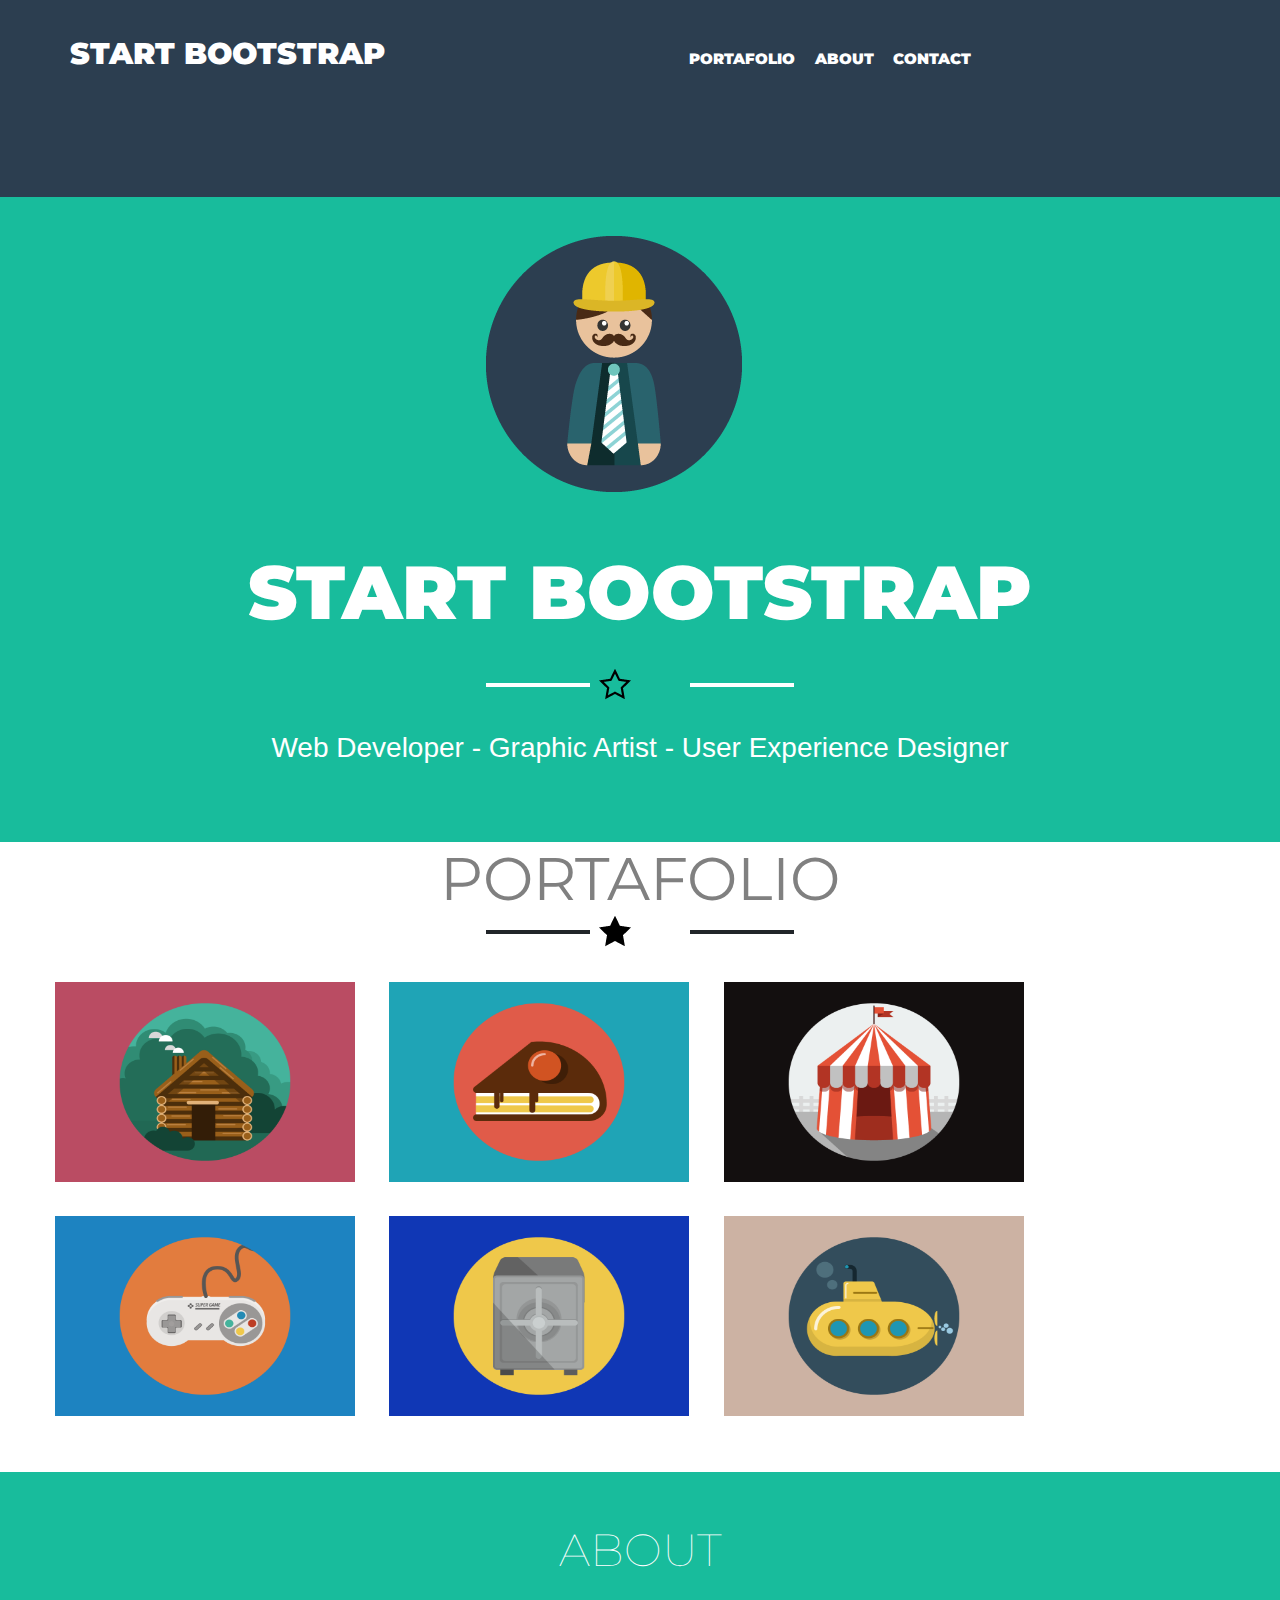
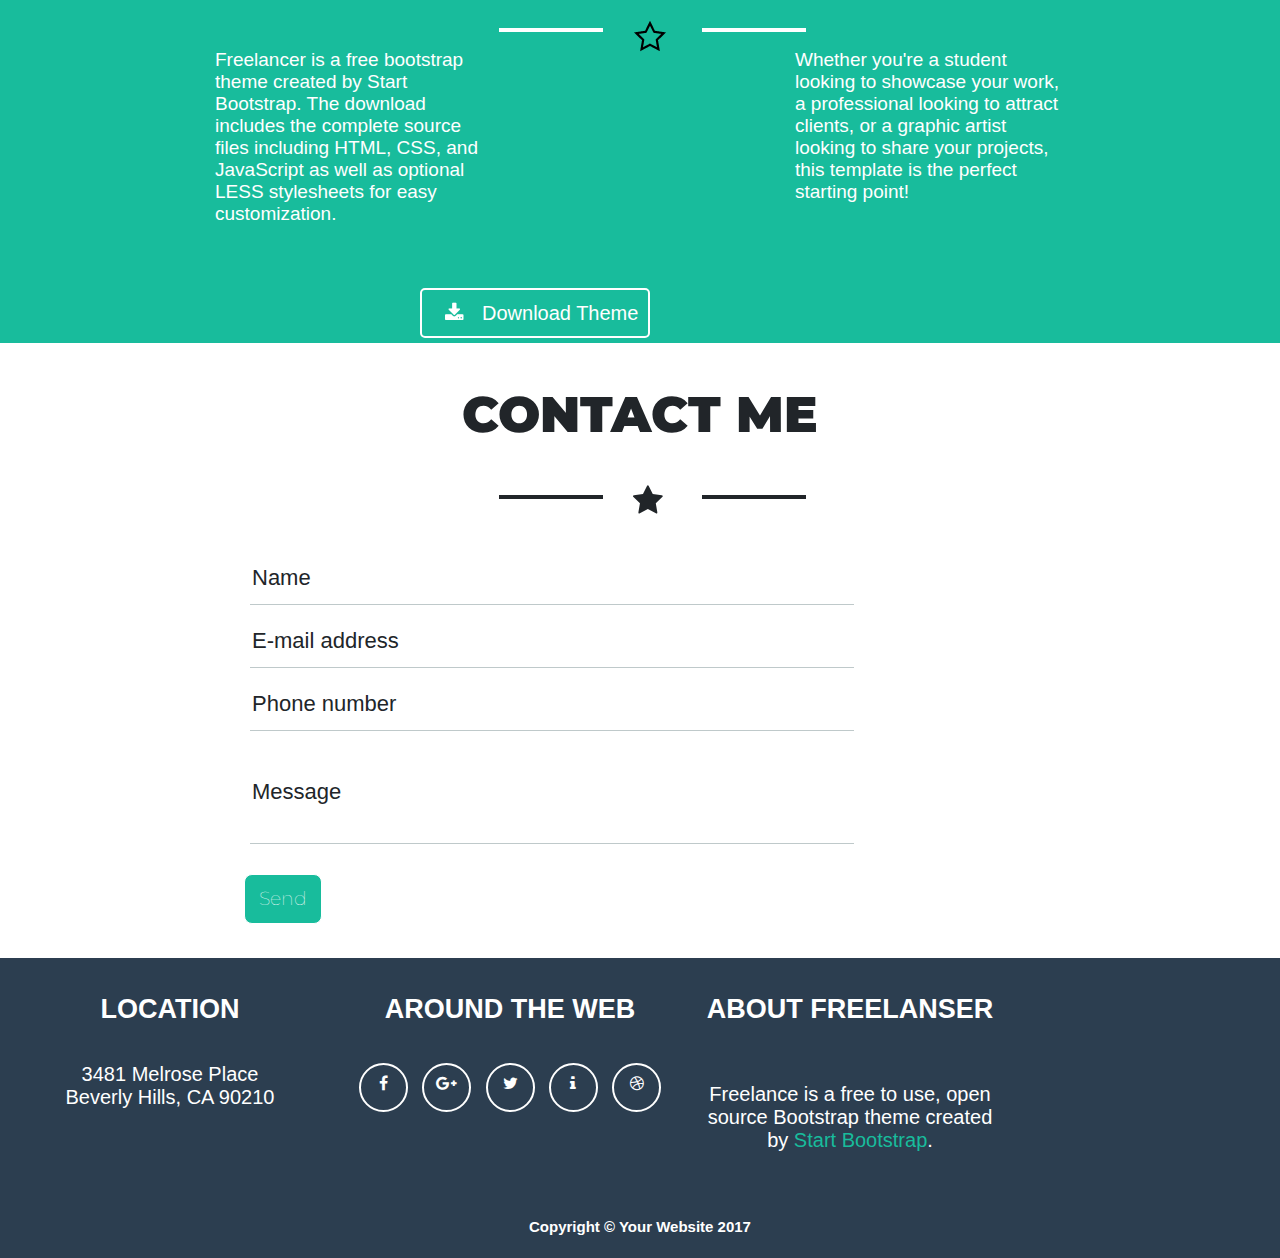
<file: freelancer-master/index.html>
<!DOCTYPE html>
<html>
<link href="https://fonts.googleapis.com/css?family=Montserrat:500,900" rel="stylesheet"> rel="stylesheet"> <!--letra montserrat--> <!--font-family: 'Montserrat', sans-serif;-->
<link href="https://fonts.googleapis.com/css?family=Lato:700,900"ont-family: 'Lato', sans-serif;> <!-- family-font='Lato', sans-serif-->

<link rel="stylesheet" type="text/css" href="css/main.css">
<link rel="stylesheet" type="text/css" href="css/font.awesome/css/font-awesome.css">
<head>
	<title>Freelancer</title>
</head>
<body>
	<header>
		<div class="encabe">
			<div class="izq">START BOOTSTRAP</div>
			<div class="der">PORTAFOLIO</div>
			<div class="der">ABOUT</div>
			<div class="der">CONTACT</div>			
		</div>
	</header>

<section class="centro">
		<img src="assets/images/profile.png" class="hombre">
		<h1><strong>START BOOTSTRAP</h1></strong></h1>
		<div><hr class="hdr1"><img src="assets/PNG/star-empty.png" class="star1"><hr class="hdr2"></div>
		<h3>Web Developer - Graphic Artist - User Experience Designer</h3>
</section>

<section>
	<div class="portaf">PORTAFOLIO</div> <!--aqui el codigo de la estrella y las lineas -->
		<hr class="port1"><img src="assets/PNG/star-full.png" class="star2"><hr class="port2"> 

	<ul>
		<img src="assets/images/portfolio/cabin.png" class="porta">
		<img src="assets/images/portfolio/cake.png" class="porta">
		<img src="assets/images/portfolio/circus.png" class="porta">
		<img src="assets/images/portfolio/game.png" class="porta">
		<img src="assets/images/portfolio/safe.png" class="porta">
		<img src="assets/images/portfolio/submarine.png" class="porta">
	</ul>
</section>

<section class="about">
	<h2 class="ab">ABOUT</h2>
	<hr class="barr1"><img src="assets/PNG/star-empty.png" class="star3"><hr class="barr2">

	<p class="uno"><strong>Freelancer is a free bootstrap theme created by Start Bootstrap. The download includes the complete source files including HTML, CSS, and JavaScript as well as optional LESS stylesheets for easy customization.</strong></p>

	<p class="dos"><strong>Whether you're a student looking to showcase your work, a professional looking to attract clients, or a graphic artist looking to share your projects, this template is the perfect starting point!</strong></p>
			
	<a href="#" class="down"><i class="fa fa-download fa-1x" aria-hidden="true"></i>Download Theme</a>
</section>

<section class="contact">
	<h2 class="contac">CONTACT ME</h2>

	<hr class="me"><i class="fa fa-star fa-2x" aria-hidden="true" class="star4"></i><hr class="yo">

		<div>
			<input type="text" value="Name">
			<input type="text" value="E-mail address">
			<input type="text" value="Phone number">
			<input type="text" value="Message" class="msn">
		</div>

		<button class="enviar">Send</button>
</section>

<footer>
<section>
	<div class="direc">   <!--parrafo izquierdo-->
	<h4>LOCATION</h4><br>
	<div>3481 Melrose Place<br>Beverly Hills, CA 90210</div>
	</div>

	<div class="web">     <!--parrafo central-->
	<h4>AROUND THE WEB</h4><br>
	
		<i class="fa fa-facebook" fa-2x aria-hidden="true"></i>
		<i class="fa fa-google-plus" aria-hidden="true"></i>
		<i class="fa fa-twitter" aria-hidden="true"></i>
		<i class="fa fa-info" aria-hidden="true"></i>
		<i class="fa fa-dribbble" aria-hidden="true"></i>
	</div>

	<div class="freel">   <!--parrafo derecho-->
	<h4>ABOUT FREELANSER</h4><br>
	<p>Freelance is a free to use, open<br>
	source Bootstrap theme created<br>
	by <font color="#18bc9c">Start Bootstrap</font>.</p>
	</div>
</section>

<section class="cinco">
	<h6>Copyright © Your Website 2017</h6>
</section>

</footer>

</body>
</html>
</file>
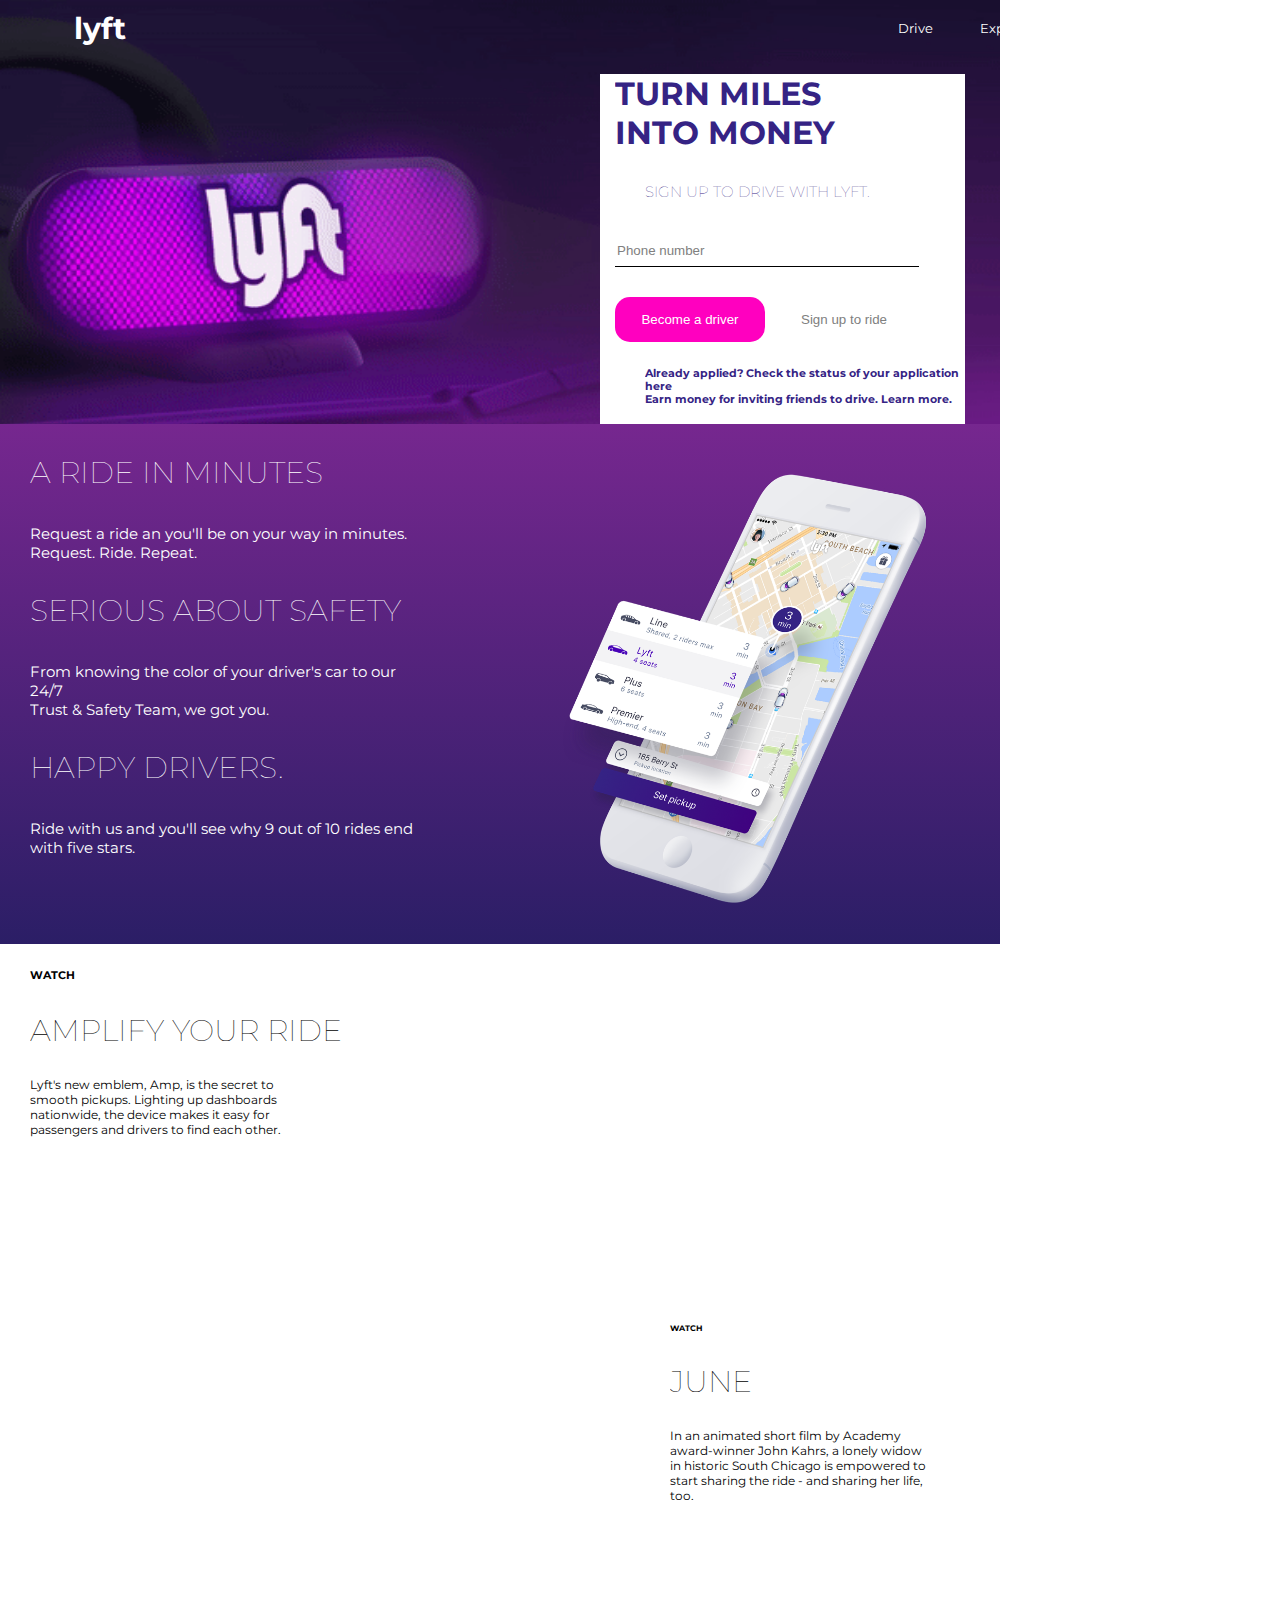
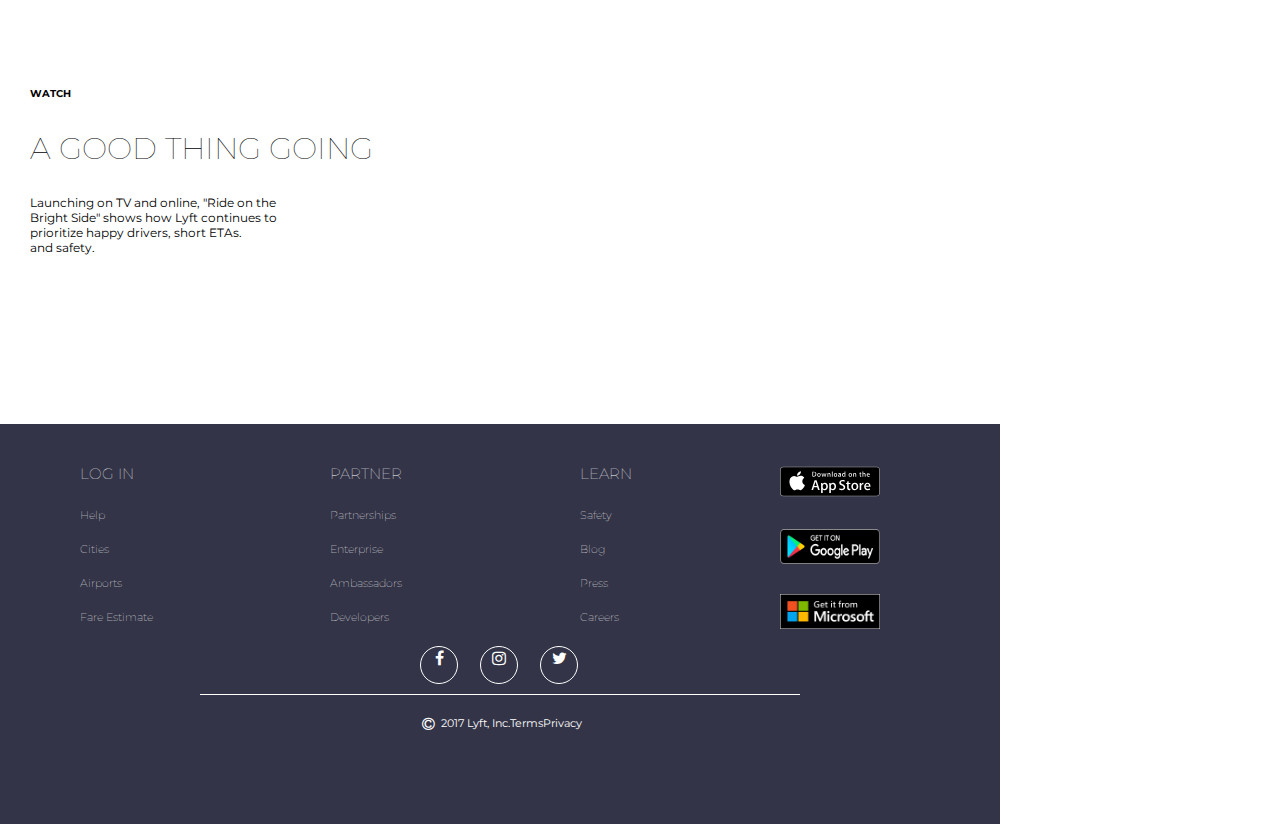
<file: lyft-master/nuevolift.html>
<!DOCTYPE html>
<html>
<link href="https://fonts.googleapis.com/css?family=Montserrat:400,700" rel="stylesheet">
<link rel="stylesheet" type="text/css" href="css/font-awesome-4.7.0/css/font-awesome.min.css">
<link rel="stylesheet" type="text/css" href="estilos.css">
<head>

	<title>LYFT MASTER</title>

</head>
<body>
<img src="assets/images/hero.gif" class="logo">      <!--ES EL LOGO DE LYFT, EL ENCABEZADO VA SOBRE ESTE-->
	<!-- AHORA COMIENZAN LAS DIVISIONES-->

	<div class="ico1">lyft</div> 
	<div class="ico2">Drive</div>  
	<div class="ico3">Explore</div>   
	<div class="ico4">Help</div>    
	<div class="ico5">Log in</div>   
	  <!--ES EL LOGO DE LYFT, EL ENCABEZADO VA SOBRE ESTE-->
	<!-- AHORA COMIENZAN LAS DIVISIONES-->

	<div class="formulario"> <!-- CUADRO A LA DERECHA, FONDO BLANCO BOTON FUCHSIA, FORMULARIO LOG IN-->
		<h1>TURN MILES<br>INTO MONEY</h1>
		<h2 class="frase">SIGN UP TO DRIVE WITH LYFT.</h2> 
		<!-- ESTOS SON BOTONES DE LOG IN-->
		<input type="text" value="Phone number" class="number"> <!-- ESPACIO PARA INGRESAR EL TELEFONO-->
		<button class="become">Become a driver</button>  <!--BOTON FUCSIA LETRA BLANCA-->

		<button class="signe">Sign up to ride</button>   <!--BOTON TRASPARENTE, LETRA GRIS-->
		<!--FRASE EN LETRAS PEQUEÑAS DEBAJO DE LOS BOTONES, AL FINAL DEL FORMULARIO-->
		<H6 class="mini"> Already applied? Check the status of your application here<br>Earn money for inviting friends to drive. Learn more.</H6>
	</div>
</div>


<div class="contenedor">   <!-- FONDO MORADO, ALINEACION IZQUIERDA, LETRAS MORADAS-->
	<h2>A RIDE IN MINUTES</h2>
	<p class="let">Request a ride an you'll be on your way in minutes.<br>Request. Ride. Repeat.</p>
	<h2>SERIOUS ABOUT SAFETY</h2>
	<p class="let">From knowing the color of your driver's car to our 24/7<br>Trust & Safety Team, we got you.</p>
	<h2>HAPPY DRIVERS.<br>HAPPY RIDERS.</h2>
	<p class="let">Ride with us and you'll see why 9 out of 10 rides end with five stars.</p>

  	<img src="assets/images/phone.png" class="phone">   <!--imagen del telefono-->   
</div>
<div class="contenedor1">   <!-- FONDO BLANCO, ALINEACION DERECHA, LETRAS NEGRAS-->
	<h6>WATCH</h6>
	<h2>AMPLIFY YOUR RIDE</h2>
	<p class="con">Lyft's new emblem, Amp, is the secret to<br>smooth pickups. Lighting up dashboards<br>nationwide, the device makes it easy for<br>passengers and drivers to find each other.</p>

	<iframe width="640" height="360" align="rigth" src="https://www.youtube.com/embed/fLSmUWOYpKw" frameborder="0" gesture="media" allowfullscreen class="video1"></iframe>  <!--VIDEO--> 
</div>

<div class="contenedor2"> 
	<div class="parraf">  <!-- FONDO BLANCO, ALINEACION IZQUIERDA, LETRAS NEGRAS-->
		<h6>WATCH</h6>
		<h2>JUNE</h2>
		<p class="con">In an animated short film by Academy<br>award-winner John Kahrs, a lonely widow<br>in historic South Chicago is empowered to<br>start sharing the ride - and sharing her life,<br>too.</p>
	</div>
	<iframe width="640" height="360" align="left" src="https://www.youtube.com/embed/v8nyGzOLsdw" frameborder="0" gesture="media" allowfullscreen class="video2"></iframe>   <!--VIDEO-->
</div>

<div class="contenedor3">    <!-- FONDO BLANCO, ALINEACION IZQUIERDA, NEGRAS-->
	<h6>WATCH</h6>
	<h2>A GOOD THING GOING</h2>
	<p class="con">Launching on TV and online, "Ride on the<br>Bright Side" shows how Lyft continues to<br>prioritize happy drivers, short ETAs.<br>and safety.</p>
	
	<iframe width="640" height="360" align="rigth" src="https://www.youtube.com/embed/xj2VWLV0xCU" frameborder="0" gesture="media" allowfullscreen class="video3"></iframe>   <!--VIDEO-->
</div>


</body>

<footer>

	<div class="cafe">
		<h3>LOG IN</h3>
		<h4>Help</h4>
		<h4>Cities</h4>
		<h4>Airports</h4>
		<h4>Fare Estimate</h4>
	</div>

	<div class="cafe">
		<h3>PARTNER</h3>
		<h4>Partnerships</h4>
		<h4>Enterprise</h4>
		<h4>Ambassadors</h4>
		<h4>Developers</h4>
	</div>

	<div class="cafe">
		<h3>LEARN</h3>
		<h4>Safety</h4>
		<h4>Blog</h4>
		<h4>Press</h4>
		<h4>Careers</h4>
	</div>

	<div class="inter">
		<a href="#"><img src="assets/images/apple-store.svg" class="negros"></a> <!--AppStore-->
		<a href="#"><img src="assets/images/google-play.png" class="negros"></a>  <!--Google Play-->
		<a href="#"><img src="assets/images/microsoft.png" class="negros"></a>   <!--Microsoft-->
	</div>
	
	<div class="fcb">
		<i class="fa fa-facebook fa-fw fa-fh" aria-hidden="true"></i>
	</div>
	
	<div class="int">
		<i class="fa fa-instagram fa-fw" aria-hidden="true"></i>
	</div>

	<div class="twt">
		<i class="fa fa-twitter fa-fw" aria-hidden="true"></i>
	</div>
	

	<div class="fondo"><i class="fa fa-copyright fa-lg" aria-hidden="true"></i> 2017 Lyft, Inc.TermsPrivacy</div>
</div>


</footer>

	
</html>
</file>
<file: freelancer-master/css/main.css>
body{
	font-family: 'Lato', sans-serif;
	top: 0;
	padding: 0;
	margin: 0;
	
}

.encabe{
	background: #2c3e50;  /*color azul oscuro*/
	height:18%;
	width: 100%;
	color: #fff;
	position: fixed;
	top: 0;
	padding-top: 35px;
	font-weight: 900;
}

.izq{    /*bootstrap*/
	color: #fff;
	display: inline;
	margin-left: 70px;
 	padding-right: 300px;
 	font-family: 'Montserrat', sans-serif;
 	font-size: 30px;
 	
}
.der{    /* contact about portafolio*/
	color: #fff;
	display: inline;
	font-size: 15px;
	margin-right: 15px;
	font-family: 'Montserrat', sans-serif;
}

/* hasta aqui el header*/

.centro{
	background: #18bc9c;   /*color celeste*/
	width: 100%;
	height:100%;
	float:left;
	padding-bottom: 50px;
}
.hombre{
	position:inline;
	margin-top:17%;
	margin-left: 38%;
	align-self: center;
}
h1{  /*START BOOTSTRAP*/
	color: white;
	text-align: center;
	font-size: 75px;
	font-weight: 900;
	font-family: 'Montserrat', sans-serif;
	margin-bottom: 30px;

}
h3{
	color:white;
	font-size:28px;
	font-family: 'Lato', sans-serif;
	font-weight: lighter;
	text-align: center; 
}

.hdr1{ /*lineas junto a la primera estrella*/
	width: 100px;
	border: 2px solid #fff;  /*color blanco*/
	background: #fff ;
	float:left;
	position:inline;
	margin-right:9px;
	margin-left:38%;
	margin-top: 15px;

}
.star1{
	align-items: center;
	
}

.hdr2{ /*lineas junto a la primera estrella*/
	width: 100px;
	border: 2px solid #fff;  /*color blanco*/
	float:right;
	position:inline;
	margin-left:4px;
	margin-right:38%;
	margin-top: 15px;

}

/* fin de parte celeste (central)*/
/*comienza portafolio*/

.portaf{
	color: grey;
	font-family: 'Montserrat', sans-serif;
	text-align: center;
	font-size: 60px;
}
.porta1 star2{
	width: 100%;
	height: 100%;
	text-align: center;
	font-size: 50px;
	color:  #212529;  /*color gris*/
	font-weight: 900;
	font-family: 'Montserrat', sans-serif;

}
.port1{
	width: 100px;
	border: 2px solid #212529;  /*color gris*/
	float:left;
	position:inline;
	margin-right:9px;
	margin-left:38%;
	margin-top: 15px;
}
.star2{   /*estrella del portafolio*/
	align-items: center;
	color:#212529;
}
.port2{	       /*lineas que estan junto a la estrella*/
	width: 100px;
	border: 2px solid #212529;  /*color gris*/
	float:right;
	position:inline;
	margin-left: 4px;
	margin-right: 38%;
	margin-top: 15px;
}

.porta{   /*imagenes del portafolio*/
	width:300px;
	height: 200px;
	margin:15px;
}
/*hasta aqui llega el portafolio*/

.about{

	background: #18bc9c;   /*color celeste*/
	width: 100%;
	
	color: white;
}
.ab{    /*FRASE "ABOUT"*/
	color: white;
	background: #18bc9c;   /*color celeste*/
	width: 100%;
	padding-top: 50px;
	padding-bottom: 5px;
	text-align: center;
	font-size: 45px;
	font-weight: lighter;
	font-family: 'Montserrat', sans-serif;
	
}
.barr1{  /*linea izquierda junto a la estrella*/
	width: 100px;
	border: 2px solid #fff;  /*color gris*/
	float:left;
	position:absolute;
	margin-right:2px;
	margin-left: 39%;
	background: blue;
}
.star3{
	color: #212529;     /* color gris*/
	padding-bottom: 20px;
	display: inline;
	position: absolute;
	left: 49.5%;

}
.barr2{   /*linea derecha junto a la estrella*/
	width: 100px;
	border: 2px solid #fff;  /*color gris*/
	float:left;
	display: inline;
	position: absolute;
	right: 37%;
}
.uno{    /*parrafo izquierdo*/
	float:left;
	font-size: 19px;
	font-weight: lighter;
	height: 220px;
	width: 270px;
	margin-left: 200px;
	padding-right: 15px;
	padding-left: 15px;
	padding-top: 10px;
	font-family: 'Lato', sans-serif;
	font-weight: lighter;
}

.dos{    /*parrafo derecho*/
	float:right;
	font-size: 19px;
	font-weight: lighter;
	height: 220px;
	width: 270px;
	padding-left: 15px;
	padding-right: 15px;
	padding-top: 10px;
	margin-right: 200px;
	font-family: 'Lato', sans-serif;
	font-weight: lighter;
}
.down{   /* falta alinear el boton en el centro*/
	
	border:2px solid white;
	border-radius: 5px;
	height:70px;
	width: 220px;
	background: #18bc9c;    /*color celeste*/
	color: white;
	font-size:20px;
	text-align: center;
	margin-left:420px;
	text-decoration: none;
	padding-top: 12px;
	padding-bottom: 12px;
	padding-right: 10px;
	padding-left: 5px;


}
i{
	display: inline-block;
	position: absolute;
	top: 0;

}

.down:hover{
	border:2px solid white;
	border-radius: 5px;
	height:50px;
	width: 220px;
	background: #fff;   
	color: #18bc9c;
	font-size:20px;
	margin-left:420px;
}
/*HASTA AQUI LLEGA ABOUT*/

/*COMIENZA FORMULARIO*/
.contac{
	text-align: center;
	font-family: 'Montserrat', sans-serif;
	font-weight: 900;
	font-size: 50px;
	color: #212529;
}
.me{ 	 /*linea izquierda junto a la estrella*/
	width: 100px;
	border: 2px solid #212529;  /*color gris*/
	float:left;
	position:absolute;
	margin-right:2px;
	margin-left: 39%;
	background: blue;
}

.fa-star{
	color: #212529;     /* color gris*/
	top: -17px;
	display: inline;
	left: 48.3%;
}
.yo{		/*linea derecha junto a la estrella*/
	width: 100px;
	border: 2px solid #212529;  /*color gris*/
	float:left;
	display: inline;
	position: absolute;
	right: 37%;
}

input{    /*FORMULARIO */
	font-family: 'lano', sans-serif;
	font-size: 22px;
	color: #212529;    /*color gris*/
	align-items: center;
	width: 600px;
	height: 50px;
	border-top-color: none;
	border-left-color: none;
	text-decoration: none;
	margin-left: 250px;
	margin-right: 200px;
	margin-top: 10px;
	border: none;
	border-bottom: 1px solid #BFC9CA;   /* gris muy claro*/
}	

input:hover{
	font-family: 'lano', sans-serif;
	font-size: 22px;
	color: #18bc9c;
	align-items: center;
	width: 600px;
	height: 50px;
	border-radius: 5px;
	margin-left: 250px;
	margin-right: 200px;
	margin-top: 10px;
}
.msn{
	width: 600px;
	height: 100px;
	align-content: top;
	border-color: none;
	font-family: 'lano', sans-serif;
}
.msn:hover{
	width: 600px;
	height: 100px;
	align-content: top;
	border-color: none;
	border-radius: 5px;
	font-family: 'lano', sans-serif;

}

.enviar{    /*BOTON ENVIAR*/
	font-family: 'Montserrat', sans-serif;
	font-weight: lighter;
	font-size: 19px;
	color: #fff;    /*color blanco*/
	text-align: center;
	border-radius: 8px;
	border: 1px solid #fff;     /*color blanco*/
	width: 78px;
	height: 50px;
	background: #18bc9c;   /*color celeste*/
	margin-left: 244px;
	margin-top: 30px;
}
.enviar:hover{   /*BOTON ENVIAR AL PASAR EL CURSOR POR ENCIMA*/  
	font-family: 'Montserrat', sans-serif;
	font-weight: lighter;
	font-size: 19px;
	color: #18bc9c;     /*color celeste*/
	text-align: center;
	border-radius: 8px;
	border: 1px solid #18bc9c;    /*color celeste*/
	width: 78px;
	height: 50px;
	background: #fff;    /*color blanco*/
	margin-left: 244px;
	margin-top: 30px;
	

}

/* aqui termina CONTACT ME*/

footer{

	background: #2c3e50;    /*color azul oscuro*/
	width: 100%;
	height:300px;
	color: #fff;   /*color blanco*/
	
}
.direc{    /*LOCACION - PARRAFO CON LA DIRECCION*/
	width: 280px;
	float:left;
	margin-right: 40px;
	margin-left:30px;
	
	text-align: center;
	color: #fff;
	font-size: 20px;
	padding-bottom: 0px;

}
.web{   /*PARRAFO REDES SOCIALES*/
	width: 320px;
	float:left;
	color: #fff;
	text-align: center;
}
h4{   /*titulo redes sociales*/
	font-size: 27px;
	text-align: center;
	color: #fff;
	font-weight: 900;
	font-family: 'lano', sans-serif;
	height: 10px;

}
   /*LOS CIRCULOS ALREDEDOR DE LOS ICONOS DE REDES SOCIALES*/
.fa-facebook{
	border: 2px solid #fff;
}
.fa-google-plus{
	border: 2px solid #fff;
}
.fa-twitter{
	border: 2px solid #fff;
}
.fa-info{
	border: 2px solid #fff;
}
.fa-dribbble{
	border: 2px solid #fff;
}

i{   /*ICONOS DE REDES SOCIALES*/
	width: 25px;
	height: 25px;
	border-radius: 50%;
	margin: 5px;
	padding:10px;
	border-width: 20px;
	display: inline-block;
	position: relative;
}


.freel{   /*PARRAFO DERECHO*/
	width: 300px;
	float:left;
	margin-right: 30px;
	margin-left:30px;
	margin-bottom:40px;
	text-align: center;
	color:#fff;
	font-size: 20px;
}

/////**aqui va el copyrigth*/
.cinco{
	bottom: 0;
	position: fixed;
}
h6{
	
	padding-top: 260px;
	text-align: center;
	color: #fff;
	font-size: 15px;

}
/*FIN DEL DOCUMENTO*;
</file>
<file: lyft-master/estilos.css>
body{
	top: 0;
	margin: 0;
	
}

.ico1{
	font-family: 'Montserrat', sans-serif;
	font-size: 30px;
	color: #fff;
	font-weight: bolder;
	display: inline-block;
	width: 100px;
	height: 40px;
	text-align: center;
	position: relative;
	left: 50px;
	top: 10px;
	right: 300;
	overflow: hidden;
	clear: both;
}

.ico2{
	font-family: 'Montserrat', sans-serif;
	font-size: 13px;
	color: #fff;
	display: inline-block;
	width: 70px;
	height: 20px;
	text-align: center;
	position: absolute;
	right: 230px;
	top: 0;
	margin-top: 20px;
	margin-right: 100px;
	overflow: hidden;
	clear: both;
}
.ico2:hover{
	border: 1px solid #fff;
	border-radius: 15px;
}

.ico3{
	font-family: 'Montserrat', sans-serif;
	font-size: 13px;
	color: #fff;
	display: inline-block;
	width: 70px;
	height: 20px;
	text-align: center;
	position: absolute;
	right: 160px;
	top: 0;
	margin-top: 20px;
	margin-right: 80px;
	overflow: hidden;
	clear: both;
}
.ico3:hover{
	border: 1px solid #fff;
	border-radius: 15px;
}

.ico4{
	font-family: 'Montserrat', sans-serif;
	font-size: 13px;
	color: #fff;
	display: inline-block;
	width: 70px;
	height: 20px;
	text-align: center;
	position: absolute;
	right: 90px;
	top: 0;
	margin-top: 20px;
	margin-right: 60px;
	overflow: hidden;
	clear: both;
}
.ico4:hover{
	border: 1px solid #fff;
	border-radius: 15px;
}

.ico5{
	font-family: 'Montserrat', sans-serif;
	font-size: 13px;
	color: #fff;
	display: inline-block;
	width: 70px;
	height: 20px;
	text-align: center;
	position: absolute;
	right: 30px;
	top: 0;
	margin-top: 20px;
	margin-right: 30px;
	overflow: hidden;
	clear: both;
}
.ico5:hover{
	border: 1px solid #fff;
	border-radius: 15px;	
}

.logo{   /* EL LOGO DE LYFT, EL ENCABEZADO VA SOBRE ESTE*/
	display: block;
	width: 1000px;
	height: 500px;
	position: absolute;
	top: 0;
}


.formulario{   /* CUADRO A LA DERECHA, FONDO BLANCO BOTON FUCHSIA, FORMULARIO LOG IN*/
	font-family: 'Montserrat', sans-serif;
	background: #fff; 
	color: #352384;
	padding-left: 15px;
	width: 350px;
	height: 350px;
	position: relative;
	top: 10;
	left: 600px;
}

h1{
	margin-top: 30px;
	overflow: hidden;   /*ESTOS EVITAN QUE COLAPSE EL DIV*/
	clear: both; 
}

.frase{
	color: #352384;
	text-align: left;
	font-size: 15px;
}

.number{   /*button*//*input*/
	border: none;
	border-bottom: 1px solid black;
	width: 300px;
	height: 30px;
	color: grey;
	text-align: left;
	margin-bottom: 30px;
}

.become{  /*button fucsia */
	border-radius: 15px;
	background: #FF00BF;    /*fucsia*/
	color: #fff; 
	text-align: center;
	width: 150px;
	height: 45px;
	border: none;
}

.become:hover{
	border-radius: 15px;
	background: transparent;
	color: #FF00BF;    /*fucsia*/
	text-align: center;
	width: 150px;
	height: 45px;
	border: none;
}

.signe{      /*button*/
	border-radius: 15px;
	background: transparent;
	color: grey;
	text-align: center;
	width: 150px;
	height: 45px;
	margin-right: 10px;
	border: none;
}

.signe:hover{
	border-radius: 15px;
	background: #FF00BF;    /*fucsia*/
	color: #fff;
	text-align: center;
	width: 150px;
	height: 45px;
	margin-right: 10px;
	border: none;
}

.mini{  /*frase en letras chikititas bajo los botones*/
	overflow: hidden;   /*ESTOS EVITAN QUE COLAPSE EL DIV*/
	clear: both; 
}

.contenedor{    /*FONDO morado, ALINEACION IZQUIERDA, LETRAS blancas*/
	display: inline-block;
	font-family: 'Montserrat', sans-serif;
	background: linear-gradient(#76278F, #2B1E66);
	color: #fff; 
	width: 1000px;
	height: 520px;
	position: relative;
	top: 0;

}
h2{
	margin-top: 30px;
	margin-left: 30px;
	font-family: 'Montserrat', sans-serif;
	width: 400px;
	height: 40px;
	font-size: 30px;
	font-weight: lighter;
	overflow: hidden;   /*ESTOS EVITAN QUE COLAPSE EL DIV*/
	clear: both; 
}
.let{
	font-family: 'Montserrat', sans-serif;
	margin-left: 30px;
	width: 400px;
	font-size: 15px;
	margin-top: 30px;
	overflow: hidden;   /*ESTOS EVITAN QUE COLAPSE EL DIV*/
	clear: both; 
}

.phone{     /*IMAGEN CELULAR*/
	background: transparent;

	top: 40px;
	width: 400px;
	height: 450px;
	margin-left: 550px;
	display: inline-block;
	position: absolute;
	overflow: hidden;   /*ESTOS EVITAN QUE COLAPSE EL DIV*/
	clear: both; 
}
	
h6{
	margin-left: 30px;
}
.con{
	margin-left: 30px;
	font-family: 'Montserrat', sans-serif;
	font-size: 12px;
}
.contenedor1{    /*FONDO BLANCO, ALINEACION DERECHA, LETRAS MORADAS*/
	
	font-family: 'Montserrat', sans-serif;
	background: #fff;   
	color: #000; 
	position: relative;
	width: 1000px;
	height: 360px;
	overflow: hidden;   /*ESTOS EVITAN QUE COLAPSE EL DIV*/
	clear: both; 
}

.video1{     /*VIDEO*/
	margin-left: 400px;
	top: 0;
	position: absolute;
	overflow: hidden;   /*ESTOS EVITAN QUE COLAPSE EL DIV*/
	clear: both; 
}
.contenedor2{
	width: 1000px;
	height: 360px;  
	position: relative;
	overflow: hidden;   /*ESTOS EVITAN QUE COLAPSE EL DIV*/
	clear: both; 
	
}
.parraf{
	font-family: 'Montserrat', sans-serif;
	background: #fff;  
	width: 400px;
	height: 360px;
	position: relative;
	left: 640px;
	top: 0;
	font-size: 12px;
	color: #000;   /*color negro*/
	overflow: hidden;   /*ESTOS EVITAN QUE COLAPSE EL DIV*/
	clear: both; 

}

.video2{
	margin-right: 440px;
	top: 0;
	float:left;
	position: absolute;
	overflow: hidden;   /*ESTOS EVITAN QUE COLAPSE EL DIV*/
	clear: both; 
}

.contenedor3{     /*FONDO BLANCO, ALINEACION IZQUIERDA, LETRAS MORADAS*/
	display: block;
	font-family: 'Montserrat', sans-serif;
	background: #fff;   
	color: #000; 
	position: relative;
	width: 1000px;
	height: 360px;
	font-size: 15px;
	overflow: hidden;   /*ESTOS EVITAN QUE COLAPSE EL DIV*/
	clear: both; 
}

.video3{   /*VIDEO*/
	margin-left: 440px;
	top: 0;
	position: absolute;
}

footer{
	display: block;
	font-family: 'Montserrat', sans-serif;
	background: #333447;
	position: absolute;
	width: 1000px;
	height: 400px;
}

.cafe{
	width: 200px;
	height: 250px;
	background: none;
	color: #fff;
	text-align: left;
	float: left;
	margin-left: 50px;
	font-family: 'Montserrat',sans-serif;
	margin-top: 10px;
	font-weight: lighter;
}

h3 {
	font-family: 'Montserrat', sans-serif;
	font-size: 15px;
	margin-top: 30px;
	margin-bottom: 25px;
	margin-left: 30px;
	font-weight: lighter;
	position: relative;
}
h4{
	font-family: 'Montserrat', sans-serif;
	color: #fff;
	margin-bottom: 20px;
	margin-left: 30px;
	font-size: 11px;
	font-weight: lighter;
	position: relative;
}
h4:hover{
	color: #FF00BF;
}
.inter{
	width: 100px;
	height: 150px;
	position: relative;
	font-weight: lighter;
	margin-left: 30px; 
	margin-top: 10px;
	float: left;
}
.negros{
	width: 100px;
	height: 35px;
	position: relative;
	float: left;
	margin-top: 30px;	
}

.fa-facebook{
	width: 30px;
	height: 30px;
	border-radius: 50%;
	border: 1px solid #fff;
	float: left;
	position: absolute;
	left: 420px;
	bottom: 140px;
	color: #fff;
	overflow: hidden;
	clear: both;
}


.fa-instagram{
	width: 30px;
	height: 30px;
	border-radius: 50%;
	border: 1px solid #fff;
	float: left;
	position: absolute;
	left: 480px;
	bottom: 140px;
	color: #fff;
	overflow: hidden;
	clear: both;

}
.fa-twitter{
	width: 30px;
	height: 30px;
	border-radius: 50%;
	border: 1px solid #fff;
	float: left;
	position: absolute;
	left: 540px;
	bottom: 140px;
	color: #fff;
	overflow: hidden;
	clear: both;

}
i{
	padding-top: 3px;
	padding-left: 3px;
	padding-right: 3px;
	padding-bottom: 3px; 
}

.fondo{   /*linea de separacion*/
	font-family: 'Montserrat', sans-serif;
	display: inline-block;
	color: #fff;
	position: relative;
	top: 10px;
	left: 200px;
	width: 600px;
	height: 40px;
	font-size: 11px;
	text-align: center;
	border-top: 1px solid #fff;
	padding-top: 20px;
}
</file>
